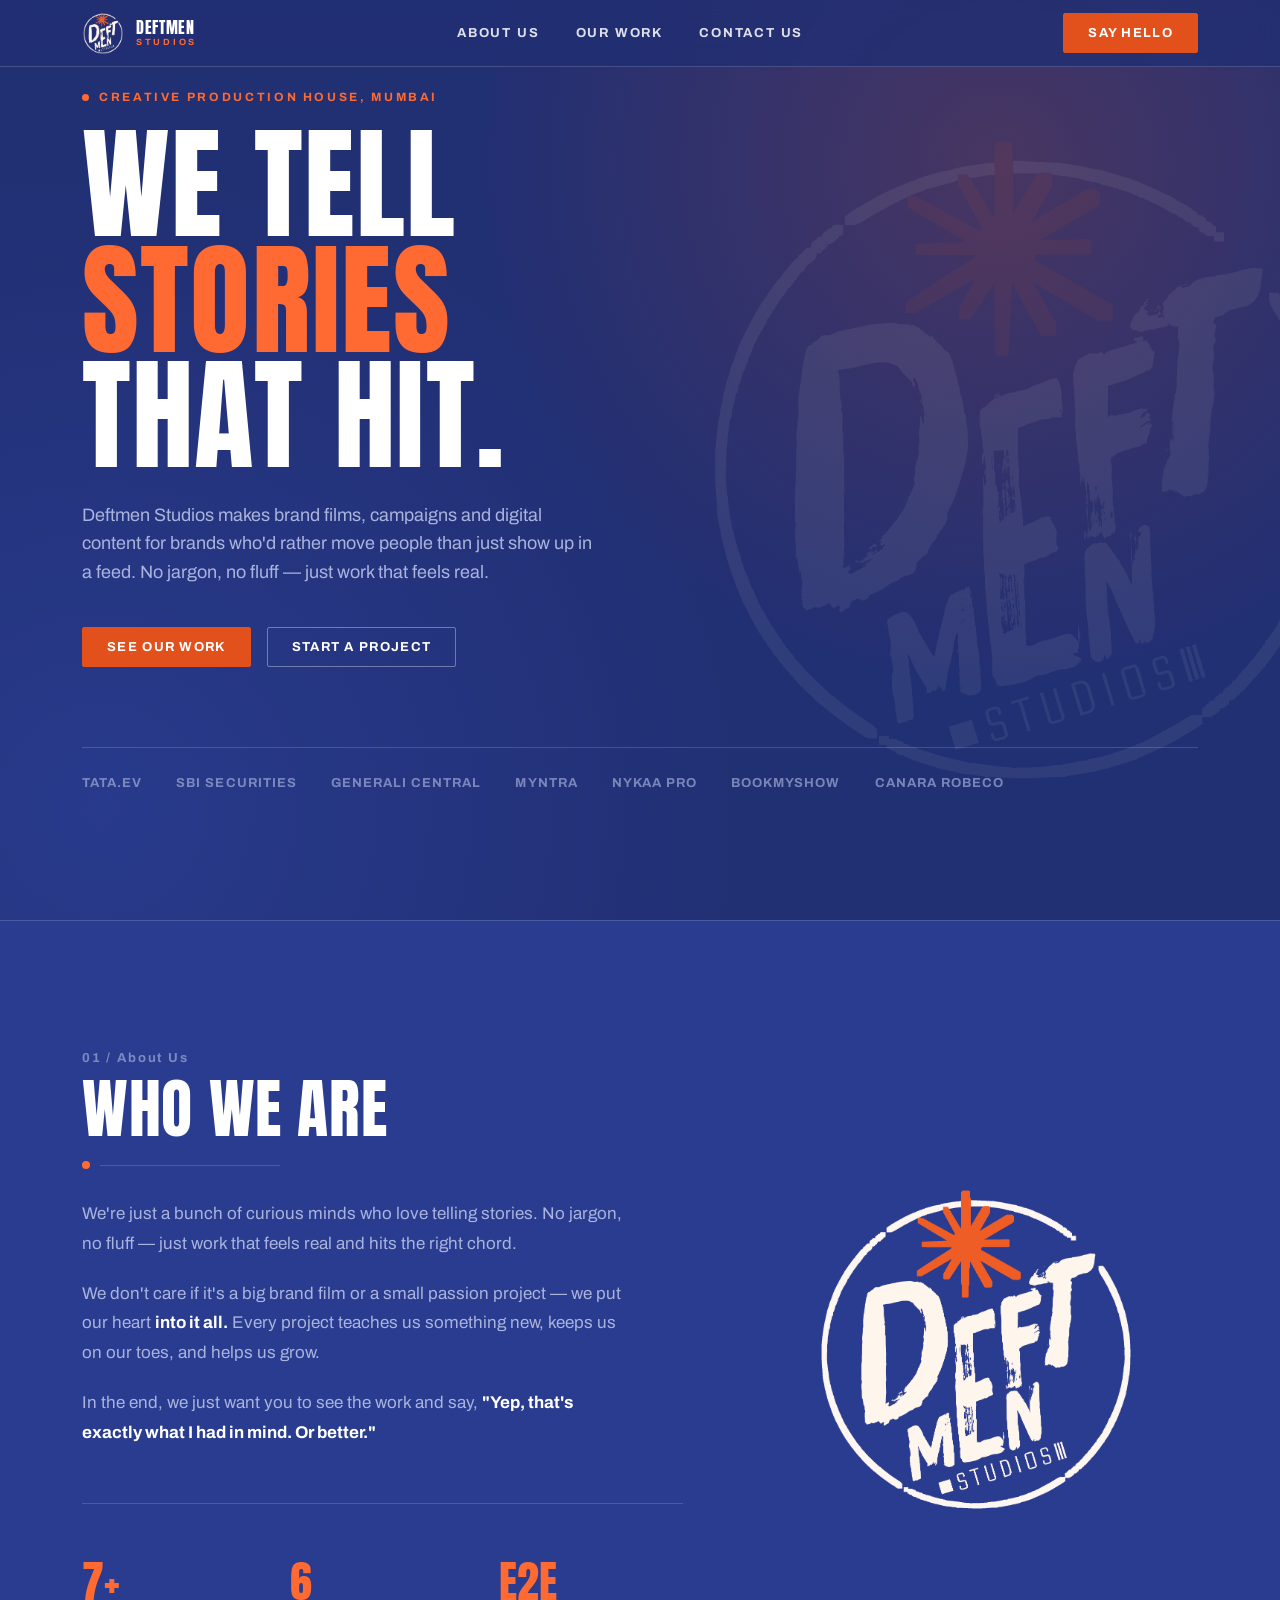
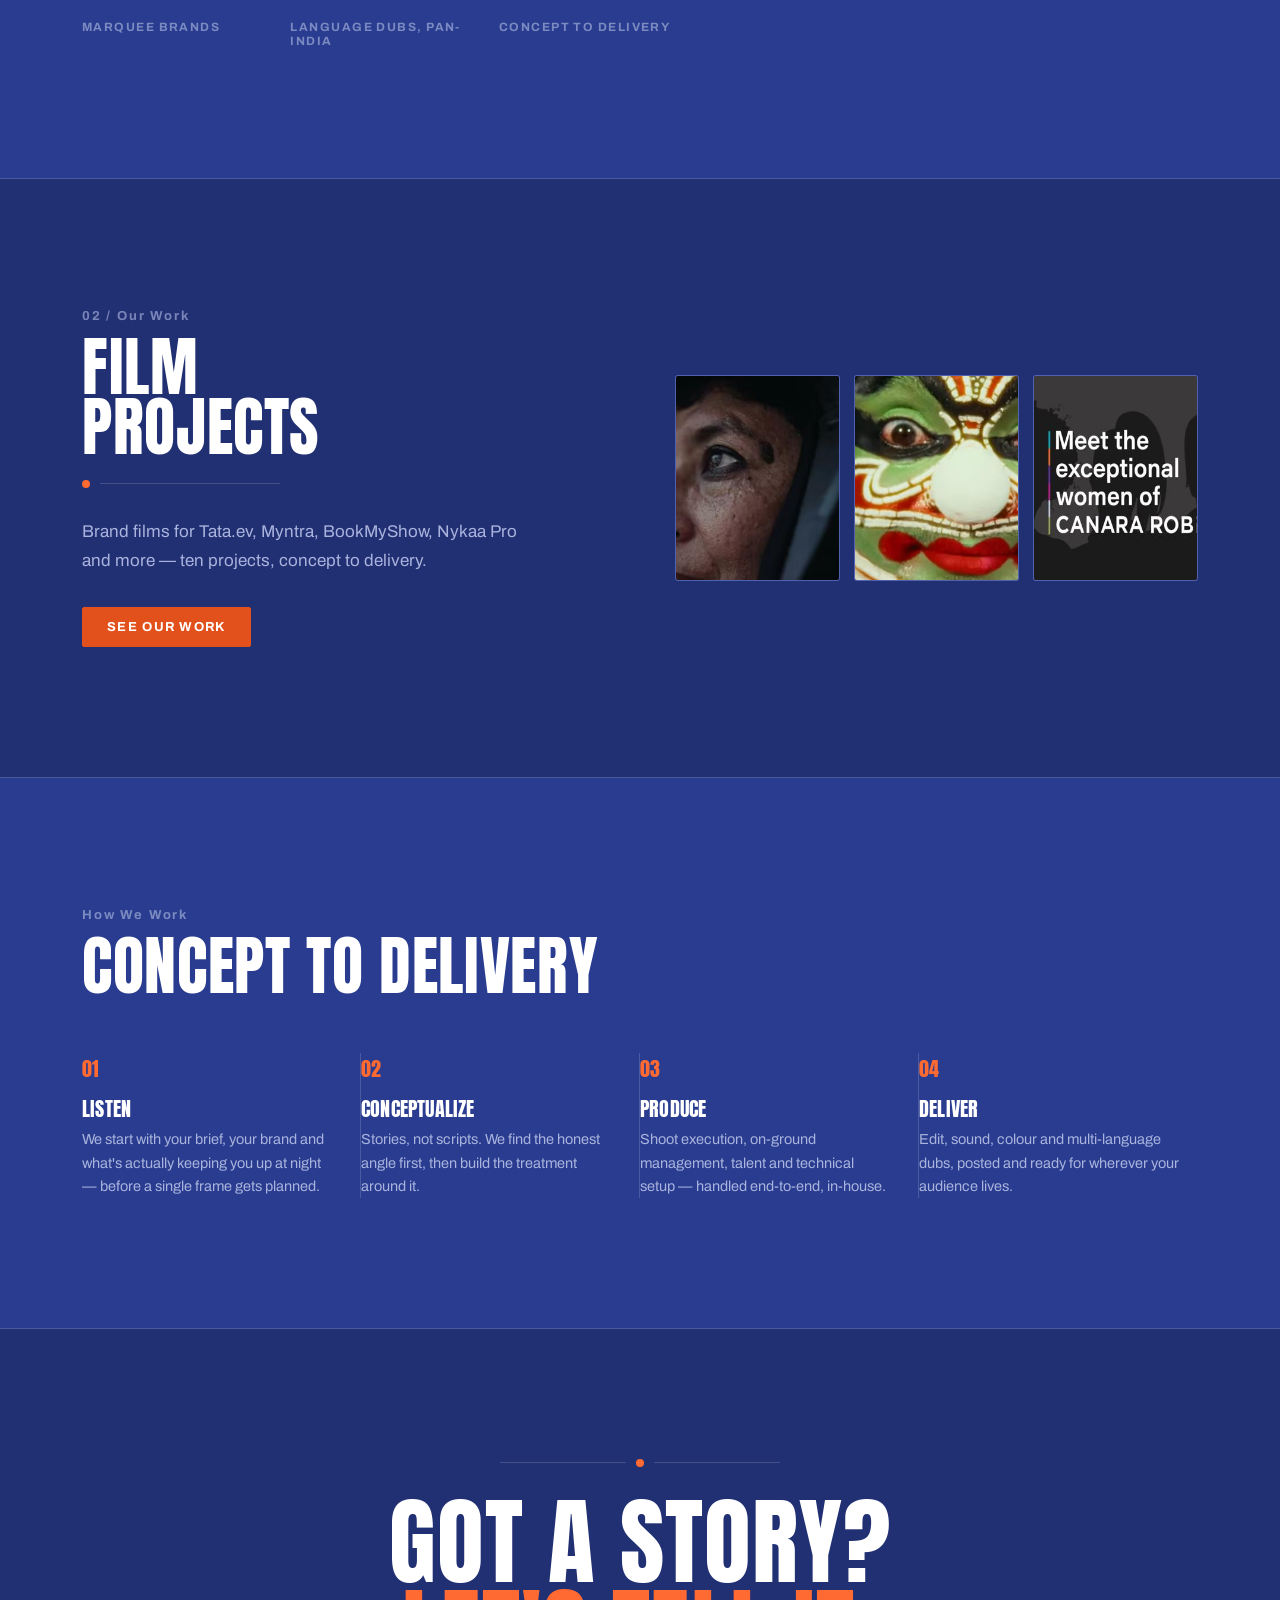
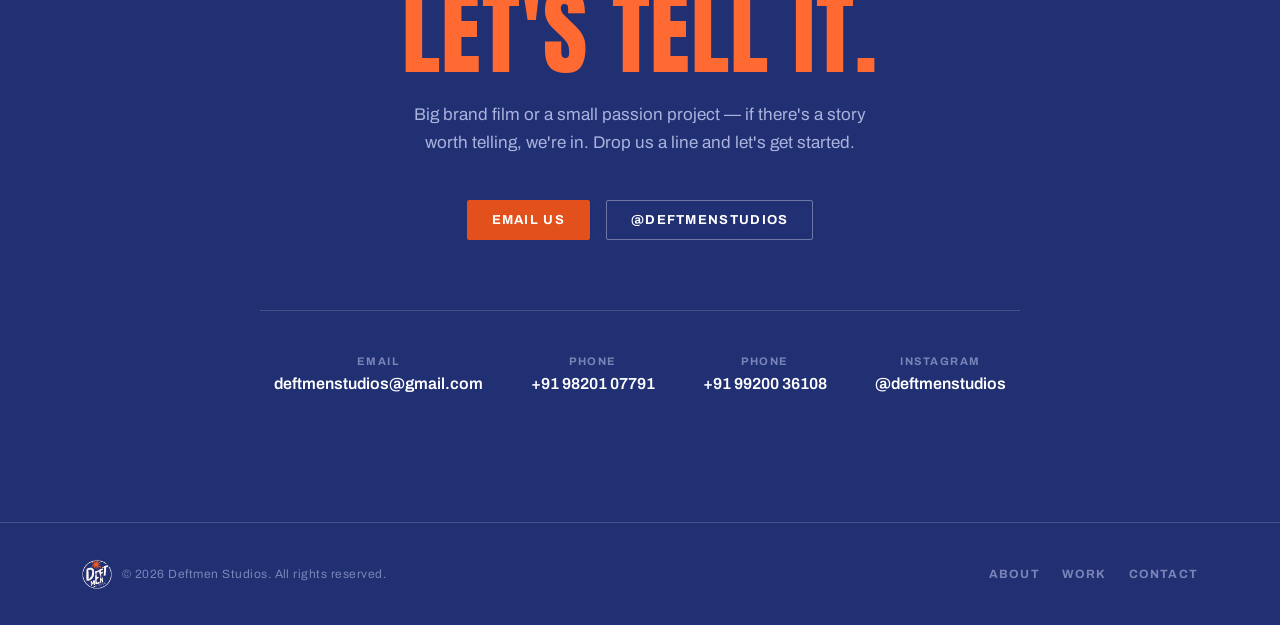
<file: index.html>
<!DOCTYPE html>
<html lang="en">
<head>
<meta charset="UTF-8">
<meta name="viewport" content="width=device-width, initial-scale=1.0">
<title>Deftmen Studios — Creative Production House</title>
<meta name="description" content="Deftmen Studios is a creative production house making brand films, campaigns and digital content that hit the right chord.">
<link rel="icon" type="image/png" sizes="32x32" href="assets/favicon-32.png">
<link rel="icon" type="image/png" sizes="16x16" href="assets/favicon-16.png">
<link rel="apple-touch-icon" sizes="180x180" href="assets/favicon-180.png">
<link rel="preconnect" href="https://fonts.googleapis.com">
<link rel="preconnect" href="https://fonts.gstatic.com" crossorigin>
<link href="https://fonts.googleapis.com/css2?family=Anton&family=Archivo:ital,wght@0,400;0,500;0,600;0,700;0,800;1,400&display=swap" rel="stylesheet">
<link rel="stylesheet" href="assets/styles.css">
</head>
<body>

<!-- ================= NAV ================= -->
<header>
  <div class="nav">
    <a href="#top" class="brand">
      <img class="brand-badge" src="assets/deftmen-logo.png" alt="Deftmen Studios logo">
      <span class="brand-name">DEFTMEN<span>STUDIOS</span></span>
    </a>
    <nav class="links">
      <a href="#about">About Us</a>
      <a href="work.html">Our Work</a>
      <a href="#contact">Contact Us</a>
    </nav>
    <a href="#contact" class="btn">Say Hello</a>
  </div>
</header>

<!-- ================= HERO ================= -->
<section class="hero" id="top">
  <img class="hero-watermark" src="assets/deftmen-logo.png" alt="">
  <div class="wrap hero-inner">
    <div class="eyebrow"><span class="dot"></span>CREATIVE PRODUCTION HOUSE, MUMBAI</div>
    <h1>WE TELL<span class="accent">STORIES</span>THAT HIT.</h1>
    <p class="hero-sub">Deftmen Studios makes brand films, campaigns and digital content for brands who'd rather move people than just show up in a feed. No jargon, no fluff — just work that feels real.</p>
    <div class="hero-actions">
      <a href="work.html" class="btn">See Our Work</a>
      <a href="#contact" class="btn ghost">Start a Project</a>
    </div>
    <div class="hero-clients">
      <span>Tata.ev</span><span>SBI Securities</span><span>Generali Central</span><span>Myntra</span><span>Nykaa Pro</span><span>BookMyShow</span><span>Canara Robeco</span>
    </div>
  </div>
</section>

<!-- ================= ABOUT ================= -->
<section class="about" id="about">
  <div class="wrap">
    <div class="about-grid">
      <div class="about-copy">
        <div class="section-num">01 / About Us</div>
        <h2 class="section-title">Who We Are</h2>
        <div class="rule short" style="margin-bottom:30px;"><div class="dot"></div><div class="line"></div></div>
        <p>We're just a bunch of curious minds who love telling stories. No jargon, no fluff — just work that feels real and hits the right chord.</p>
        <p>We don't care if it's a big brand film or a small passion project — we put our heart <strong>into it all.</strong> Every project teaches us something new, keeps us on our toes, and helps us grow.</p>
        <p>In the end, we just want you to see the work and say, <strong>"Yep, that's exactly what I had in mind. Or better."</strong></p>

        <div class="about-stats">
          <div>
            <div class="stat-num">7+</div>
            <div class="stat-label">Marquee Brands</div>
          </div>
          <div>
            <div class="stat-num">6</div>
            <div class="stat-label">Language Dubs, Pan-India</div>
          </div>
          <div>
            <div class="stat-num">E2E</div>
            <div class="stat-label">Concept To Delivery</div>
          </div>
        </div>
      </div>

      <div class="about-visual">
        <img class="about-badge" src="assets/deftmen-logo.png" alt="Deftmen Studios circular badge logo">
      </div>
    </div>
  </div>
</section>

<!-- ================= WORK TEASER ================= -->
<section class="work-teaser" id="work">
  <div class="wrap">
    <div class="work-teaser-grid">
      <div class="work-teaser-copy">
        <div class="section-num">02 / Our Work</div>
        <h2 class="section-title">Film<br>Projects</h2>
        <div class="rule short" style="margin-bottom:30px;"><div class="dot"></div><div class="line"></div></div>
        <p>Brand films for Tata.ev, Myntra, BookMyShow, Nykaa Pro and more — ten projects, concept to delivery.</p>
        <a href="work.html" class="btn">See Our Work</a>
      </div>
      <div class="work-preview-strip">
        <a href="work.html"><img src="assets/work/04-tata-mothers-day.jpg" alt="Tata.ev Mother's Day Film"></a>
        <a href="work.html"><img src="assets/work/07-sbi-dussehra.jpg" alt="SBI Securities Dussehra Kathakali Film"></a>
        <a href="work.html"><img src="assets/work/11-canara-womens-day.jpg" alt="Canara Robeco Women's Day Film"></a>
      </div>
    </div>
  </div>
</section>

<!-- ================= PROCESS ================= -->
<section class="process">
  <div class="wrap">
    <div class="section-num">How We Work</div>
    <h2 class="section-title" style="margin-bottom:56px;">Concept To Delivery</h2>
    <div class="process-grid">
      <div class="process-item">
        <div class="num">01</div>
        <h3>Listen</h3>
        <p>We start with your brief, your brand and what's actually keeping you up at night — before a single frame gets planned.</p>
      </div>
      <div class="process-item">
        <div class="num">02</div>
        <h3>Conceptualize</h3>
        <p>Stories, not scripts. We find the honest angle first, then build the treatment around it.</p>
      </div>
      <div class="process-item">
        <div class="num">03</div>
        <h3>Produce</h3>
        <p>Shoot execution, on-ground management, talent and technical setup — handled end-to-end, in-house.</p>
      </div>
      <div class="process-item">
        <div class="num">04</div>
        <h3>Deliver</h3>
        <p>Edit, sound, colour and multi-language dubs, posted and ready for wherever your audience lives.</p>
      </div>
    </div>
  </div>
</section>

<!-- ================= CONTACT ================= -->
<section id="contact" class="contact">
  <div class="wrap">
    <div class="rule"><div class="line"></div><div class="dot"></div><div class="line"></div></div>
    <h2>GOT A STORY?<br><span class="accent">LET'S TELL IT.</span></h2>
    <p class="contact-sub">Big brand film or a small passion project — if there's a story worth telling, we're in. Drop us a line and let's get started.</p>
    <div class="contact-actions">
      <a href="mailto:deftmenstudios@gmail.com" class="btn">Email Us</a>
      <a href="https://www.instagram.com/deftmenstudios/" target="_blank" rel="noopener" class="btn ghost">@deftmenstudios</a>
    </div>

    <div class="contact-details">
      <div>
        <div class="contact-detail-label">Email</div>
        <div class="contact-detail-value"><a href="mailto:deftmenstudios@gmail.com">deftmenstudios@gmail.com</a></div>
      </div>
      <div>
        <div class="contact-detail-label">Phone</div>
        <div class="contact-detail-value"><a href="tel:+919820107791">+91 98201 07791</a></div>
      </div>
      <div>
        <div class="contact-detail-label">Phone</div>
        <div class="contact-detail-value"><a href="tel:+919920036108">+91 99200 36108</a></div>
      </div>
      <div>
        <div class="contact-detail-label">Instagram</div>
        <div class="contact-detail-value"><a href="https://www.instagram.com/deftmenstudios/" target="_blank" rel="noopener">@deftmenstudios</a></div>
      </div>
    </div>
  </div>
</section>

<!-- ================= FOOTER ================= -->
<footer>
  <div class="wrap footer-inner">
    <div class="footer-brand">
      <img src="assets/deftmen-logo.png" alt="Deftmen Studios logo">
      <div class="footer-copy">© 2026 Deftmen Studios. All rights reserved.</div>
    </div>
    <div class="footer-social">
      <a href="#about">About</a>
      <a href="work.html">Work</a>
      <a href="#contact">Contact</a>
    </div>
  </div>
</footer>

</body>
</html>
</file>
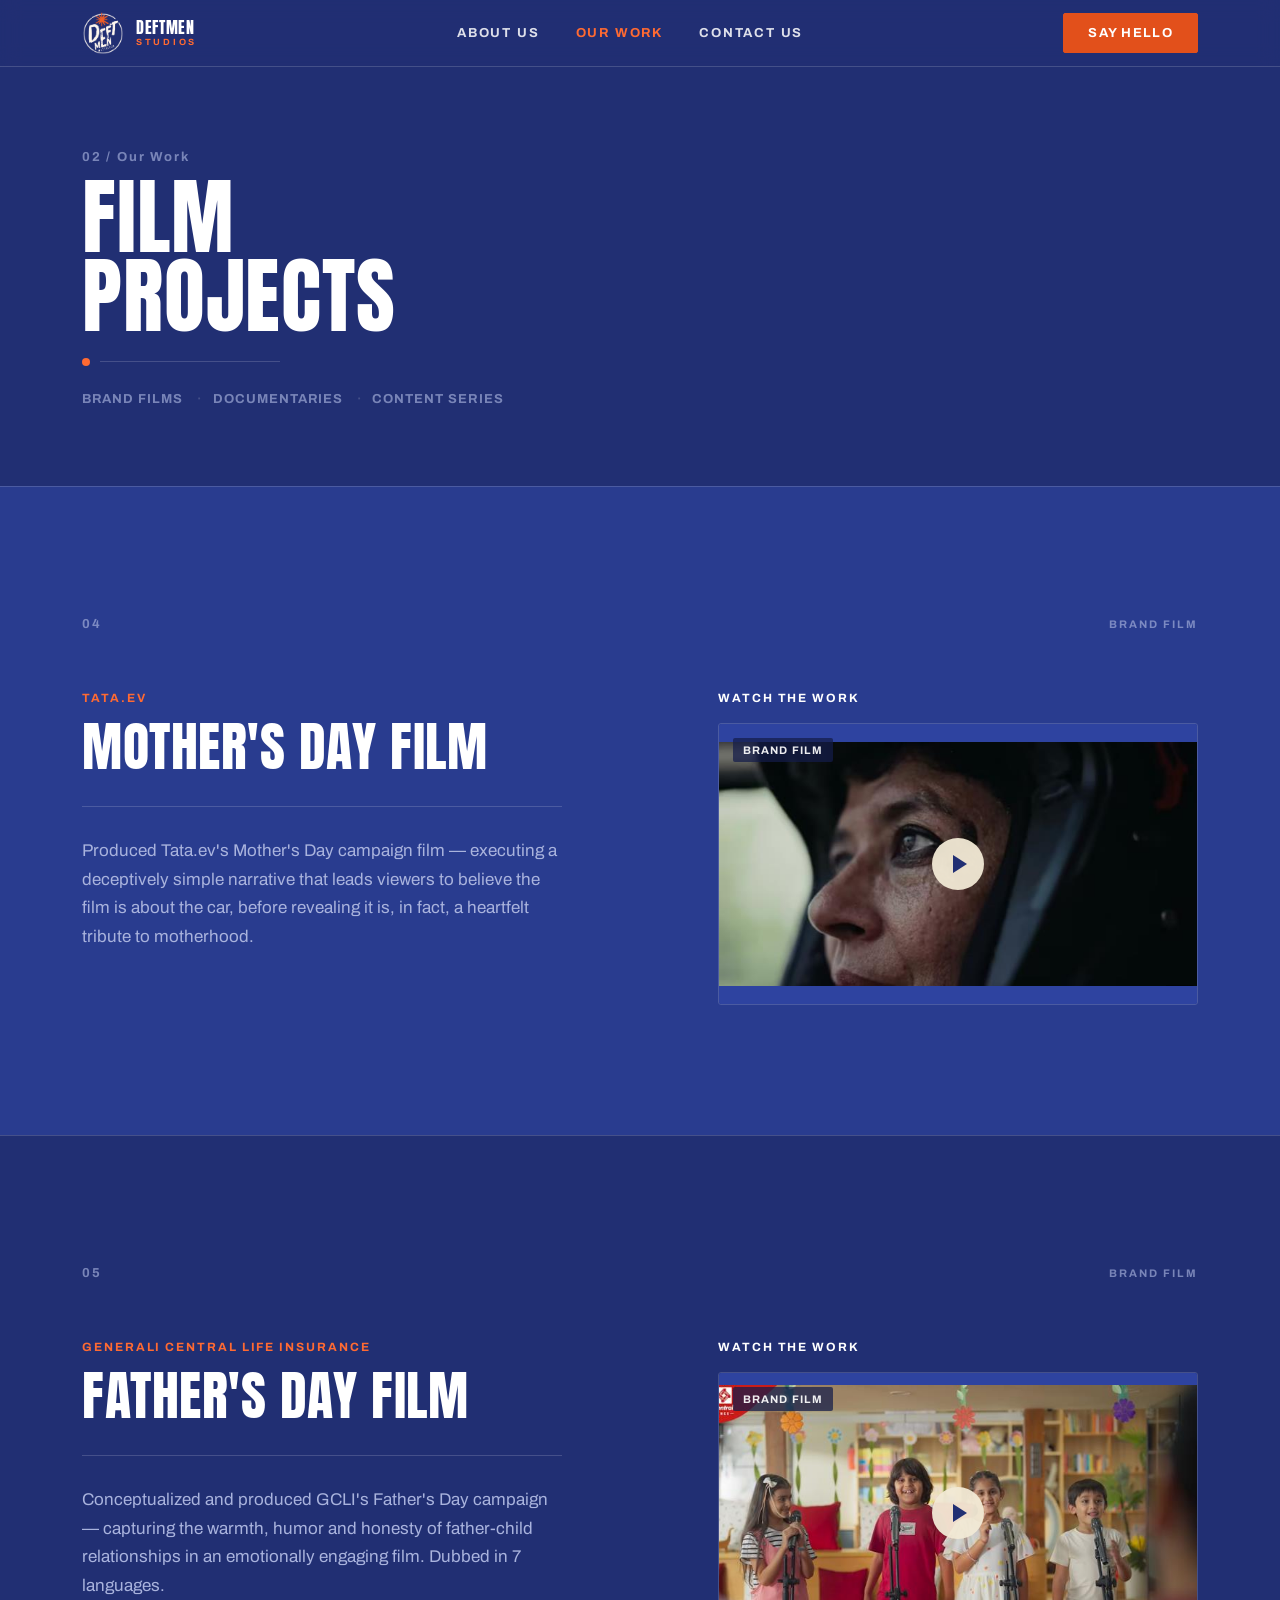
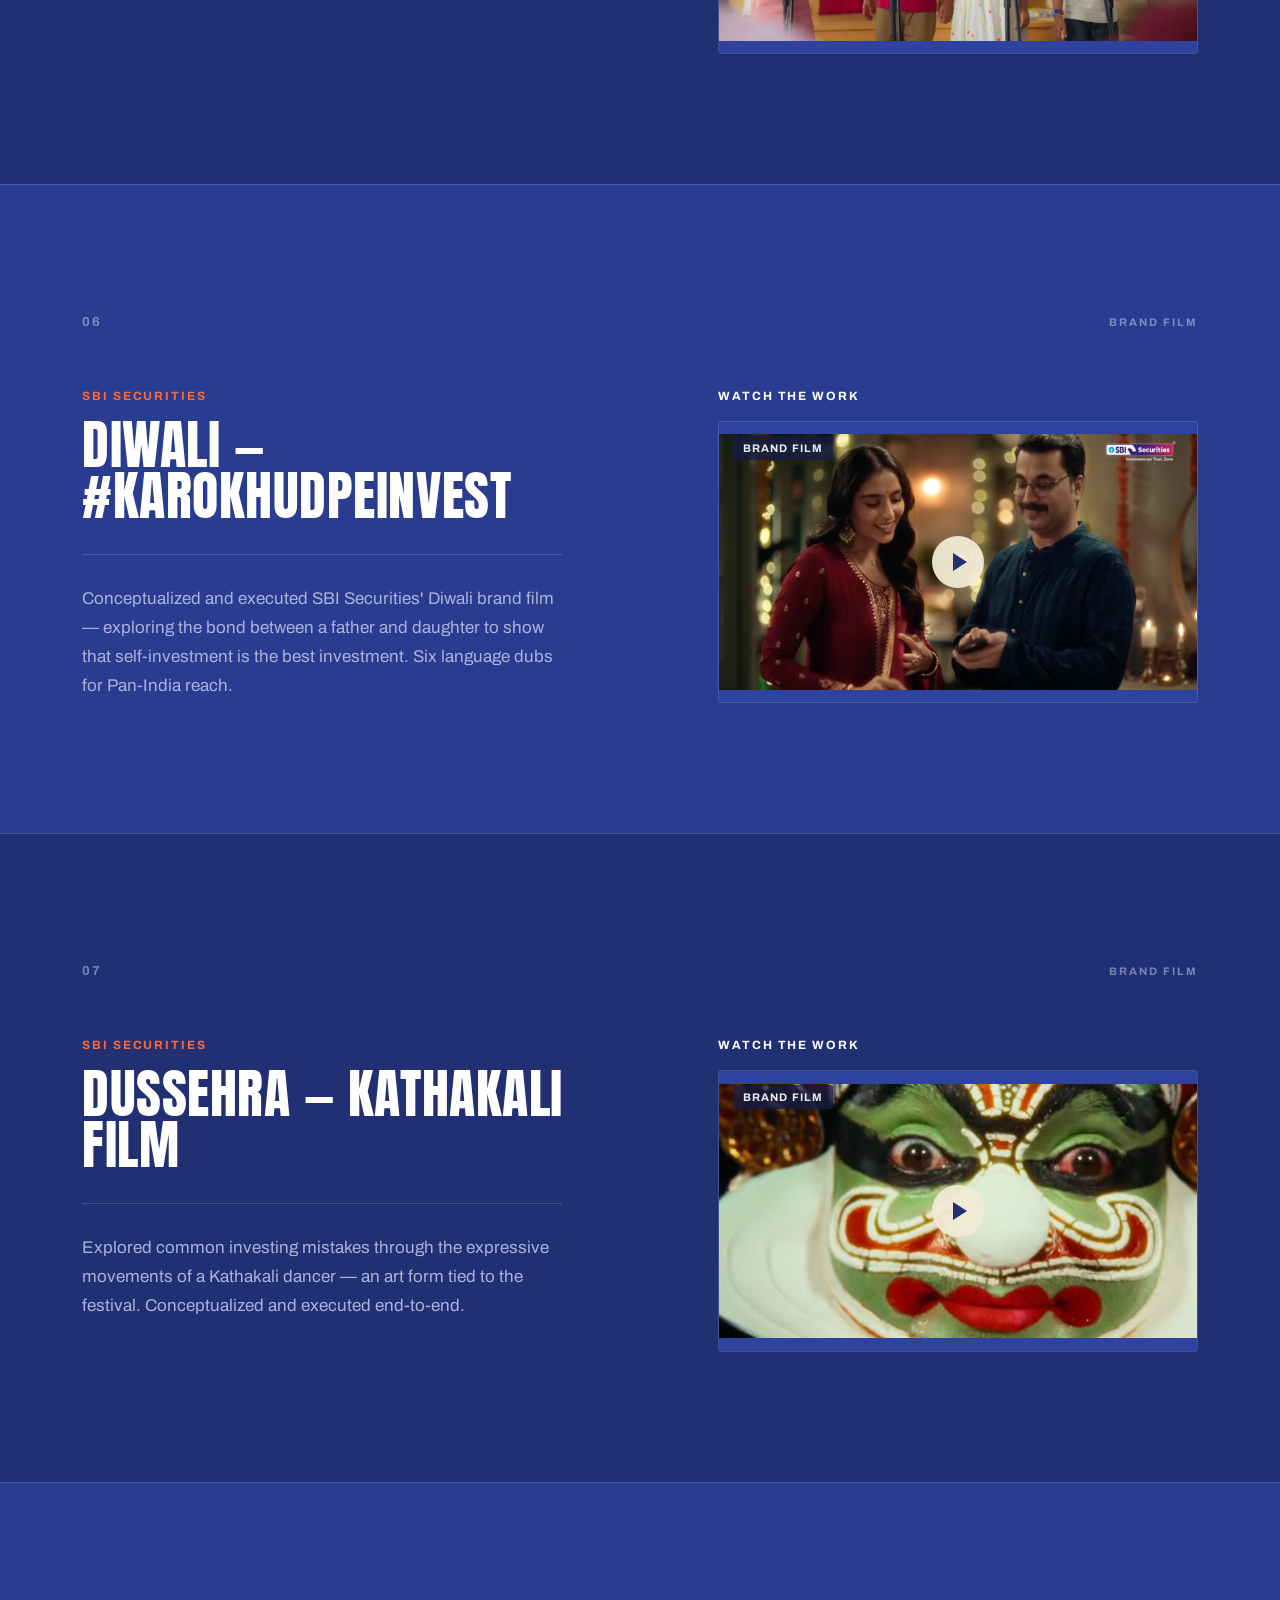
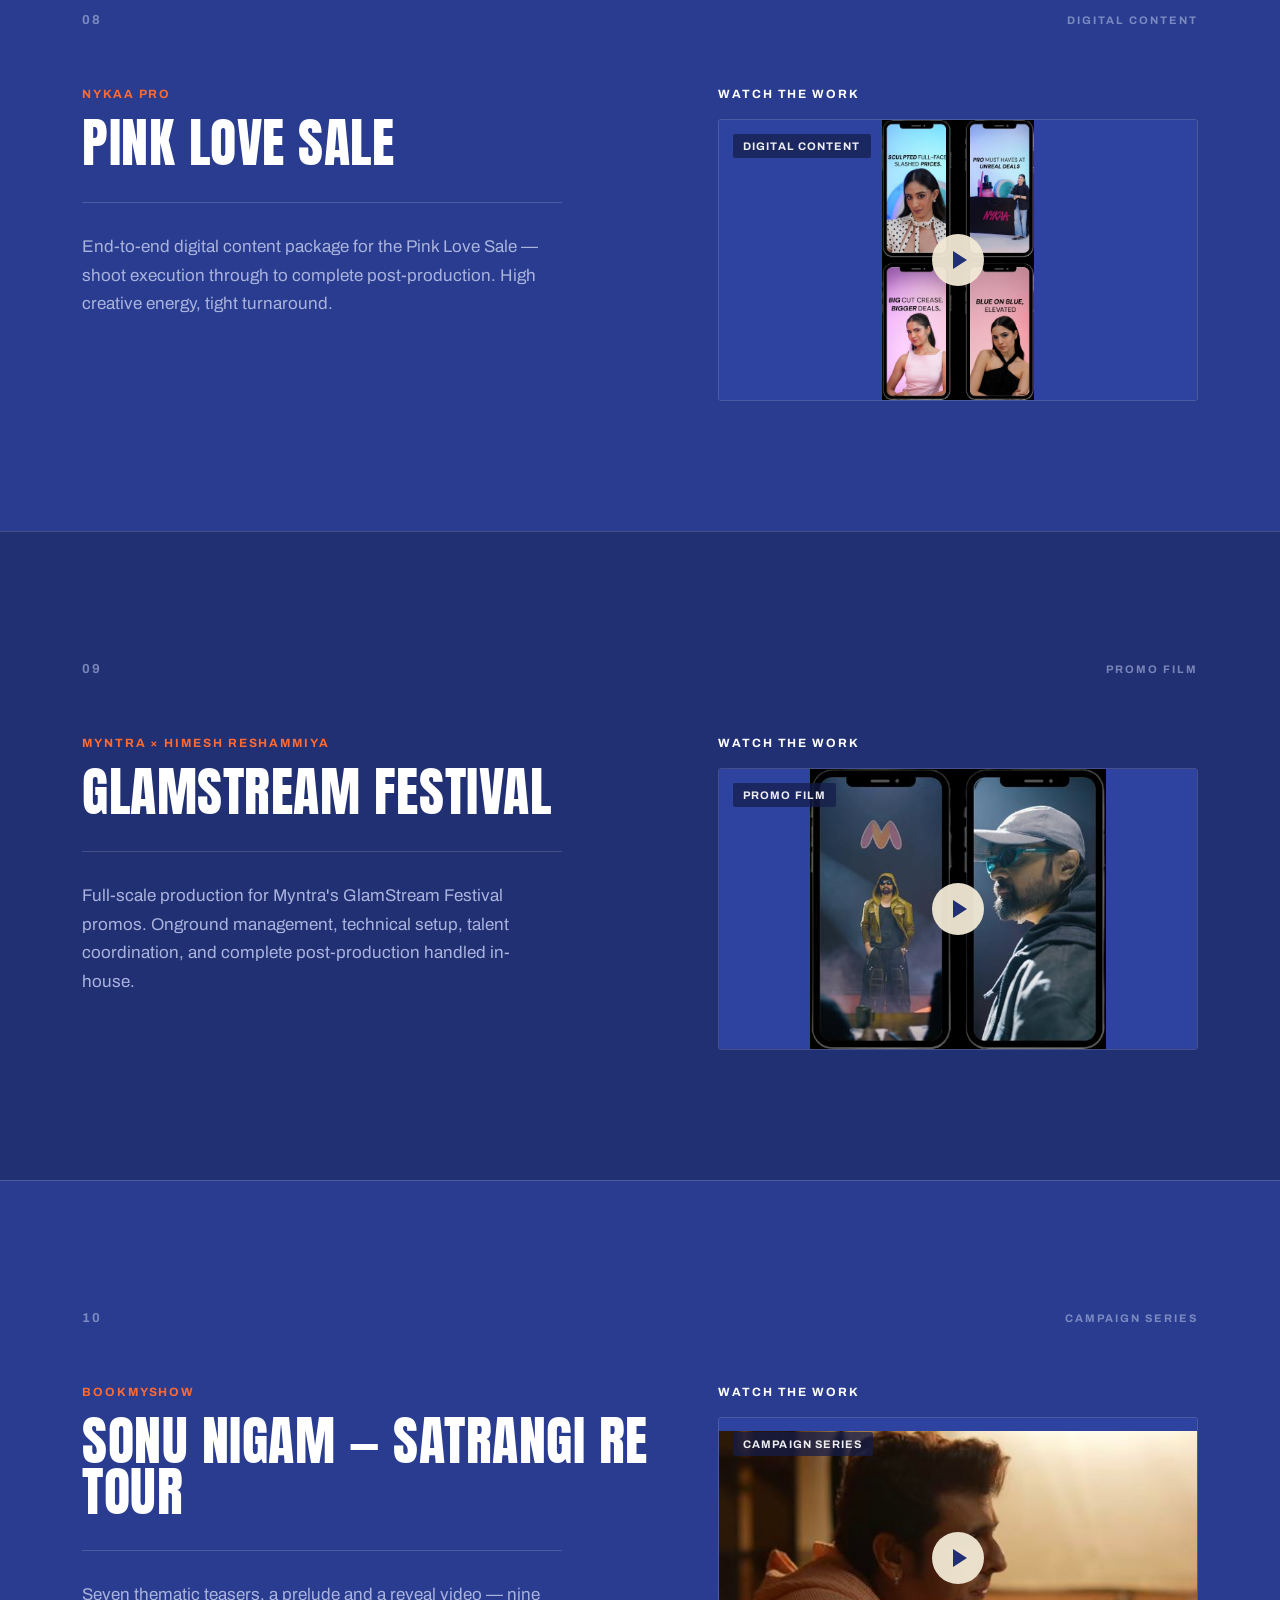
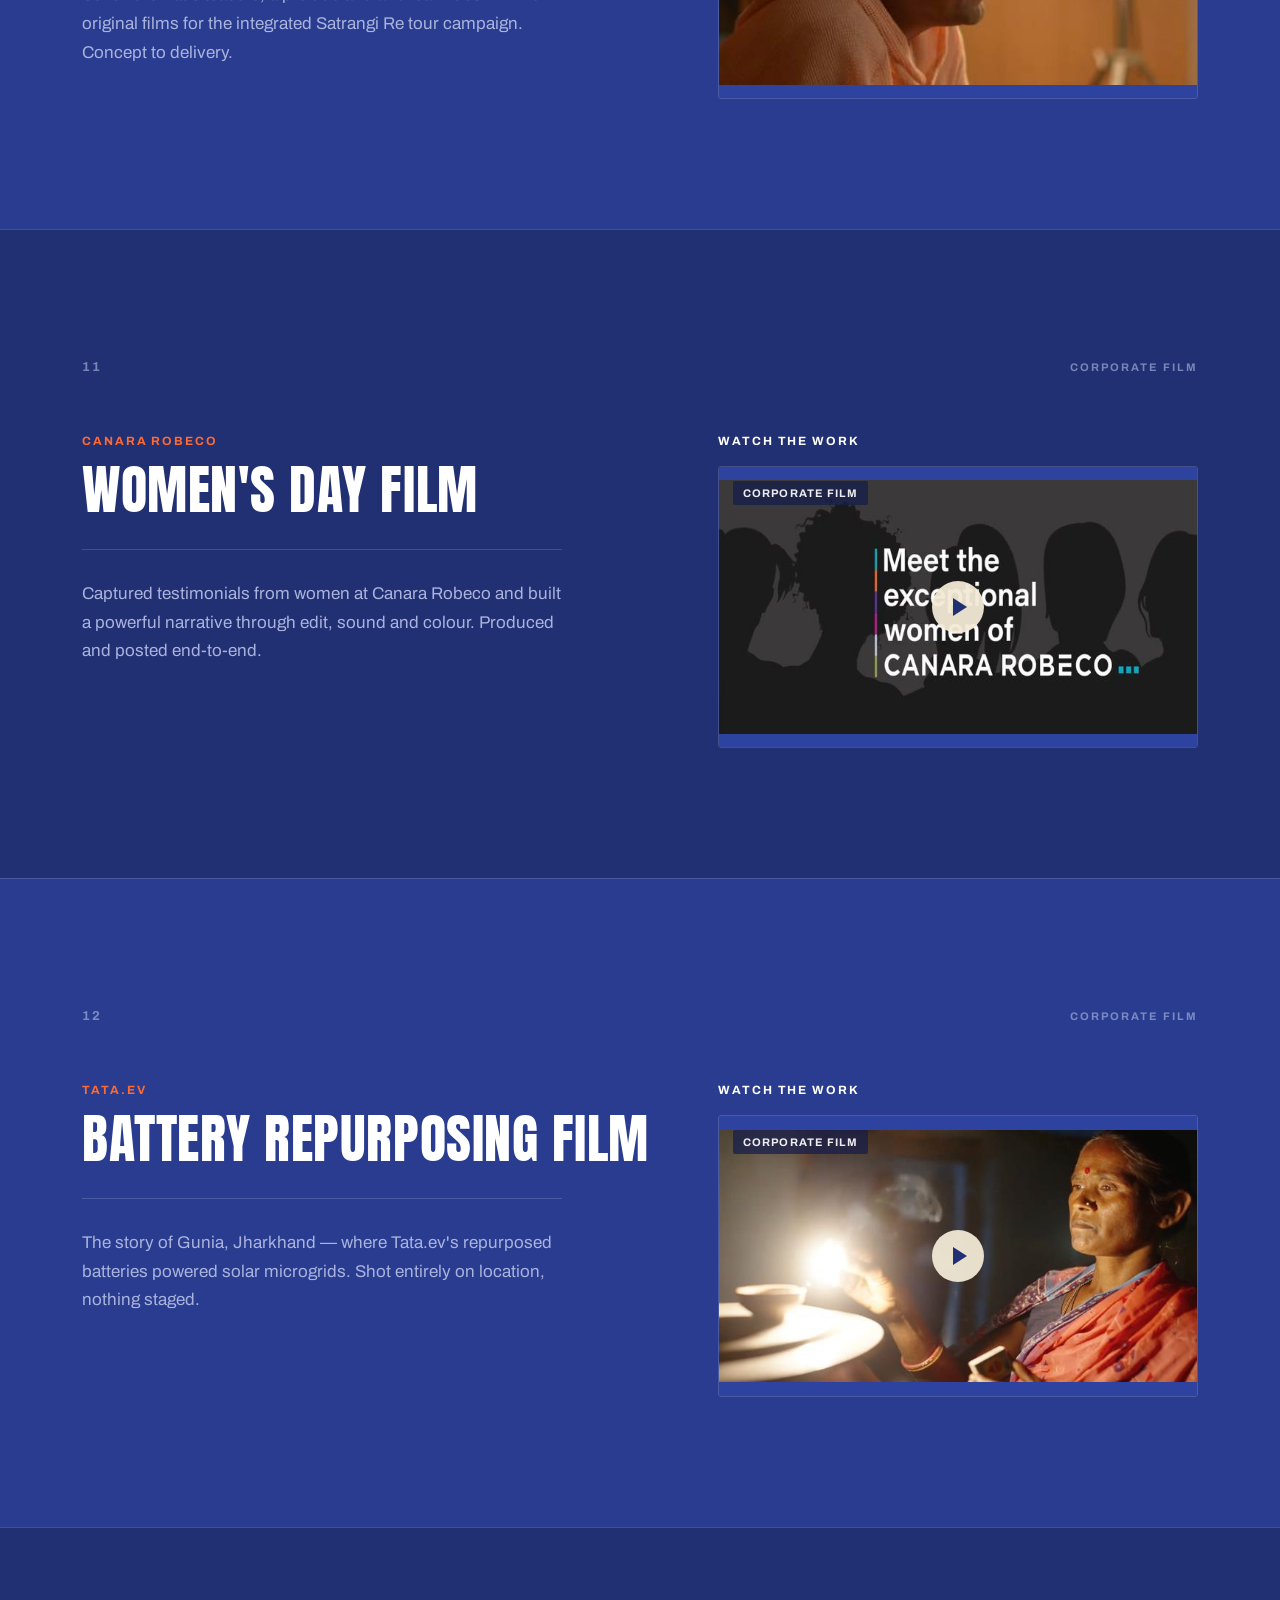
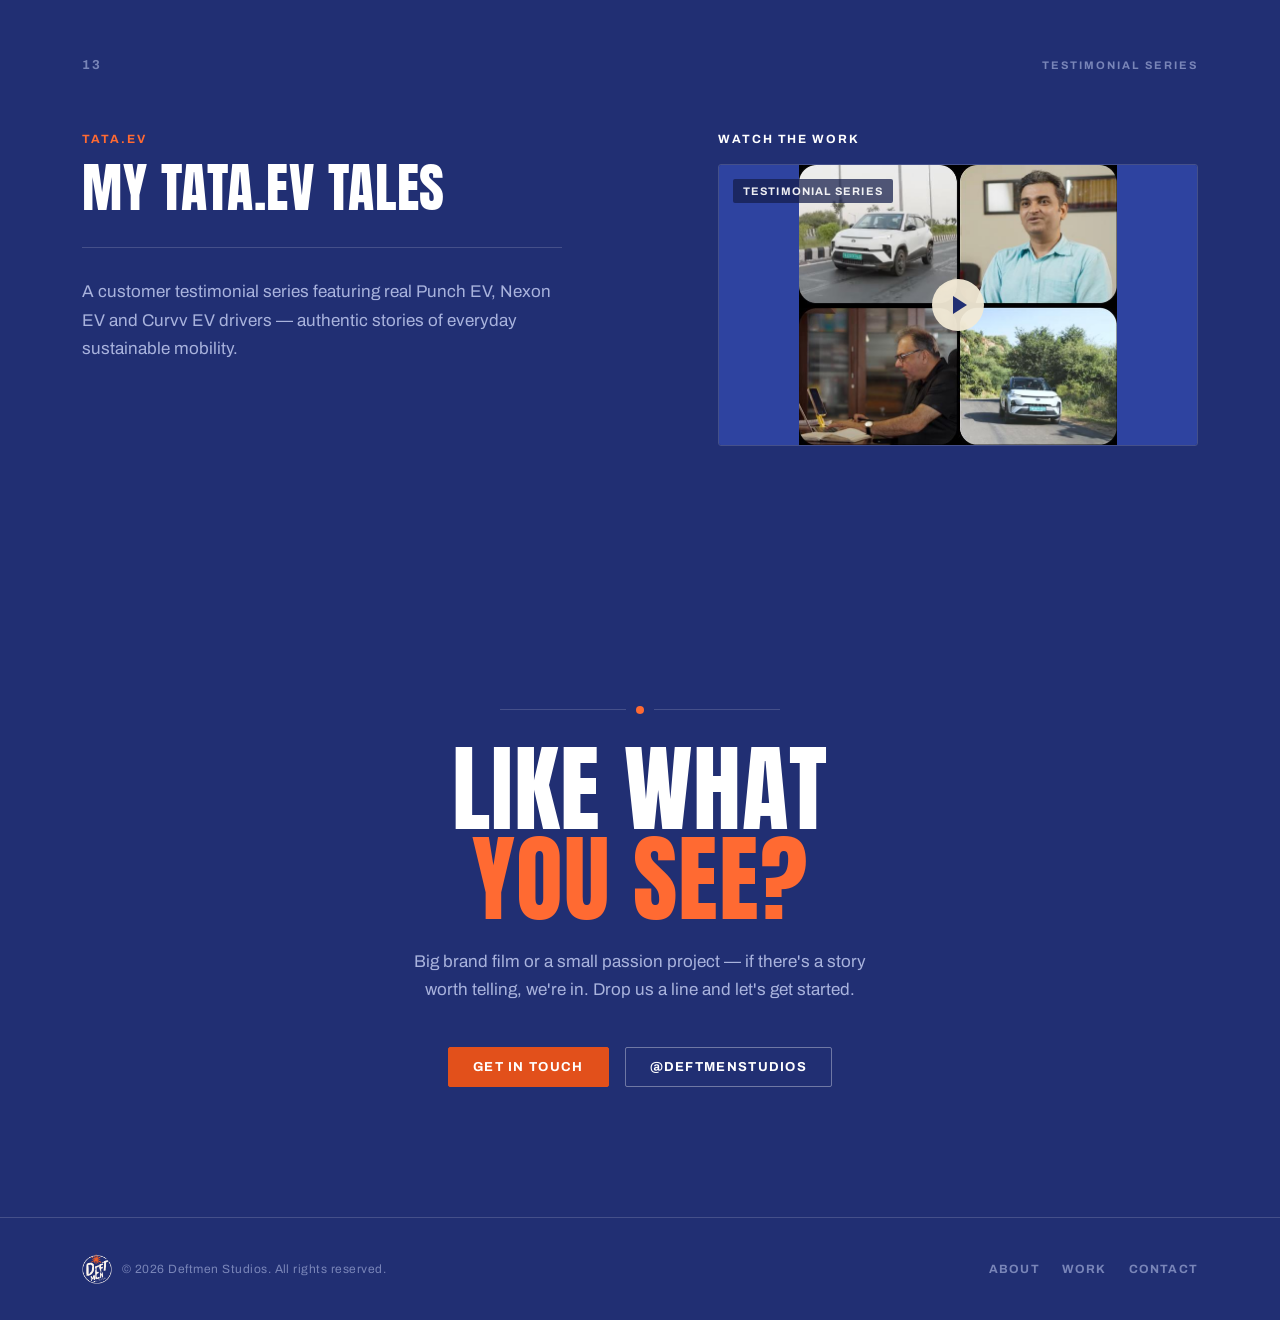
<file: work.html>
<!DOCTYPE html>
<html lang="en">
<head>
<meta charset="UTF-8">
<meta name="viewport" content="width=device-width, initial-scale=1.0">
<title>Our Work — Deftmen Studios</title>
<meta name="description" content="Brand films, campaigns and digital content by Deftmen Studios for Tata.ev, Myntra, BookMyShow, Nykaa Pro, SBI Securities and more.">
<link rel="icon" type="image/png" sizes="32x32" href="assets/favicon-32.png">
<link rel="icon" type="image/png" sizes="16x16" href="assets/favicon-16.png">
<link rel="apple-touch-icon" sizes="180x180" href="assets/favicon-180.png">
<link rel="preconnect" href="https://fonts.googleapis.com">
<link rel="preconnect" href="https://fonts.gstatic.com" crossorigin>
<link href="https://fonts.googleapis.com/css2?family=Anton&family=Archivo:ital,wght@0,400;0,500;0,600;0,700;0,800;1,400&display=swap" rel="stylesheet">
<link rel="stylesheet" href="assets/styles.css">
</head>
<body>

<!-- ================= NAV ================= -->
<header>
  <div class="nav">
    <a href="index.html#top" class="brand">
      <img class="brand-badge" src="assets/deftmen-logo.png" alt="Deftmen Studios logo">
      <span class="brand-name">DEFTMEN<span>STUDIOS</span></span>
    </a>
    <nav class="links">
      <a href="index.html#about">About Us</a>
      <a href="work.html" class="active">Our Work</a>
      <a href="index.html#contact">Contact Us</a>
    </nav>
    <a href="index.html#contact" class="btn">Say Hello</a>
  </div>
</header>

<!-- ================= WORK INTRO ================= -->
<section class="work-intro" id="top" style="padding-top:150px;">
  <div class="wrap">
    <div class="section-num">02 / Our Work</div>
    <h2 class="section-title">Film<br>Projects</h2>
    <div class="rule short"><div class="dot"></div><div class="line"></div></div>
    <div class="work-intro-tags">
      <span>Brand films</span><span>Documentaries</span><span>Content series</span>
    </div>
  </div>
</section>

<!-- ================= PROJECT 04 — Tata.ev Mother's Day Film ================= -->
<section class="project bg-a">
  <div class="wrap">
    <div class="project-top">
      <div class="project-num">04</div>
      <div class="project-tag">Brand Film</div>
    </div>
    <div class="project-grid">
      <div>
        <div class="project-client">Tata.ev</div>
        <h3 class="project-title">Mother's Day Film</h3>
        <p class="project-desc">Produced Tata.ev's Mother's Day campaign film — executing a deceptively simple narrative that leads viewers to believe the film is about the car, before revealing it is, in fact, a heartfelt tribute to motherhood.</p>
      </div>
      <div>
        <span class="project-watch-label">Watch the Work</span>
        <a class="project-thumb-link" href="https://www.instagram.com/deftmenstudios/" target="_blank" rel="noopener">
          <div class="project-thumb">
            <span class="project-thumb-tag">Brand Film</span>
            <img src="assets/work/04-tata-mothers-day.jpg" alt="Tata.ev Mother's Day Film still" loading="lazy">
            <div class="play"></div>
          </div>
        </a>
      </div>
    </div>
  </div>
</section>

<!-- ================= PROJECT 05 — Generali Central Father's Day Film ================= -->
<section class="project bg-b">
  <div class="wrap">
    <div class="project-top">
      <div class="project-num">05</div>
      <div class="project-tag">Brand Film</div>
    </div>
    <div class="project-grid">
      <div>
        <div class="project-client">Generali Central Life Insurance</div>
        <h3 class="project-title">Father's Day Film</h3>
        <p class="project-desc">Conceptualized and produced GCLI's Father's Day campaign — capturing the warmth, humor and honesty of father-child relationships in an emotionally engaging film. Dubbed in 7 languages.</p>
      </div>
      <div>
        <span class="project-watch-label">Watch the Work</span>
        <a class="project-thumb-link" href="https://www.instagram.com/deftmenstudios/" target="_blank" rel="noopener">
          <div class="project-thumb">
            <span class="project-thumb-tag">Brand Film</span>
            <img src="assets/work/05-generali-fathers-day.jpg" alt="Generali Central Father's Day Film still" loading="lazy">
            <div class="play"></div>
          </div>
        </a>
      </div>
    </div>
  </div>
</section>

<!-- ================= PROJECT 06 — SBI Securities Diwali ================= -->
<section class="project bg-a">
  <div class="wrap">
    <div class="project-top">
      <div class="project-num">06</div>
      <div class="project-tag">Brand Film</div>
    </div>
    <div class="project-grid">
      <div>
        <div class="project-client">SBI Securities</div>
        <h3 class="project-title">Diwali — #KaroKhudPeInvest</h3>
        <p class="project-desc">Conceptualized and executed SBI Securities' Diwali brand film — exploring the bond between a father and daughter to show that self-investment is the best investment. Six language dubs for Pan-India reach.</p>
      </div>
      <div>
        <span class="project-watch-label">Watch the Work</span>
        <a class="project-thumb-link" href="https://www.instagram.com/deftmenstudios/" target="_blank" rel="noopener">
          <div class="project-thumb">
            <span class="project-thumb-tag">Brand Film</span>
            <img src="assets/work/06-sbi-diwali.jpg" alt="SBI Securities Diwali Film still" loading="lazy">
            <div class="play"></div>
          </div>
        </a>
      </div>
    </div>
  </div>
</section>

<!-- ================= PROJECT 07 — SBI Securities Dussehra ================= -->
<section class="project bg-b">
  <div class="wrap">
    <div class="project-top">
      <div class="project-num">07</div>
      <div class="project-tag">Brand Film</div>
    </div>
    <div class="project-grid">
      <div>
        <div class="project-client">SBI Securities</div>
        <h3 class="project-title">Dussehra — Kathakali Film</h3>
        <p class="project-desc">Explored common investing mistakes through the expressive movements of a Kathakali dancer — an art form tied to the festival. Conceptualized and executed end-to-end.</p>
      </div>
      <div>
        <span class="project-watch-label">Watch the Work</span>
        <a class="project-thumb-link" href="https://www.instagram.com/deftmenstudios/" target="_blank" rel="noopener">
          <div class="project-thumb">
            <span class="project-thumb-tag">Brand Film</span>
            <img src="assets/work/07-sbi-dussehra.jpg" alt="SBI Securities Dussehra Kathakali Film still" loading="lazy">
            <div class="play"></div>
          </div>
        </a>
      </div>
    </div>
  </div>
</section>

<!-- ================= PROJECT 08 — Nykaa Pro Pink Love Sale ================= -->
<section class="project bg-a">
  <div class="wrap">
    <div class="project-top">
      <div class="project-num">08</div>
      <div class="project-tag">Digital Content</div>
    </div>
    <div class="project-grid">
      <div>
        <div class="project-client">Nykaa Pro</div>
        <h3 class="project-title">Pink Love Sale</h3>
        <p class="project-desc">End-to-end digital content package for the Pink Love Sale — shoot execution through to complete post-production. High creative energy, tight turnaround.</p>
      </div>
      <div>
        <span class="project-watch-label">Watch the Work</span>
        <a class="project-thumb-link" href="https://www.instagram.com/deftmenstudios/" target="_blank" rel="noopener">
          <div class="project-thumb">
            <span class="project-thumb-tag">Digital Content</span>
            <img src="assets/work/08-nykaa-pink-love.jpg" alt="Nykaa Pro Pink Love Sale content still" loading="lazy">
            <div class="play"></div>
          </div>
        </a>
      </div>
    </div>
  </div>
</section>

<!-- ================= PROJECT 09 — Myntra x Himesh Reshammiya ================= -->
<section class="project bg-b">
  <div class="wrap">
    <div class="project-top">
      <div class="project-num">09</div>
      <div class="project-tag">Promo Film</div>
    </div>
    <div class="project-grid">
      <div>
        <div class="project-client">Myntra × Himesh Reshammiya</div>
        <h3 class="project-title">GlamStream Festival</h3>
        <p class="project-desc">Full-scale production for Myntra's GlamStream Festival promos. Onground management, technical setup, talent coordination, and complete post-production handled in-house.</p>
      </div>
      <div>
        <span class="project-watch-label">Watch the Work</span>
        <a class="project-thumb-link" href="https://www.instagram.com/deftmenstudios/" target="_blank" rel="noopener">
          <div class="project-thumb">
            <span class="project-thumb-tag">Promo Film</span>
            <img src="assets/work/09-myntra-glamstream.jpg" alt="Myntra GlamStream Festival still" loading="lazy">
            <div class="play"></div>
          </div>
        </a>
      </div>
    </div>
  </div>
</section>

<!-- ================= PROJECT 10 — BookMyShow Sonu Nigam ================= -->
<section class="project bg-a">
  <div class="wrap">
    <div class="project-top">
      <div class="project-num">10</div>
      <div class="project-tag">Campaign Series</div>
    </div>
    <div class="project-grid">
      <div>
        <div class="project-client">BookMyShow</div>
        <h3 class="project-title">Sonu Nigam — Satrangi Re Tour</h3>
        <p class="project-desc">Seven thematic teasers, a prelude and a reveal video — nine original films for the integrated Satrangi Re tour campaign. Concept to delivery.</p>
      </div>
      <div>
        <span class="project-watch-label">Watch the Work</span>
        <a class="project-thumb-link" href="https://www.instagram.com/deftmenstudios/" target="_blank" rel="noopener">
          <div class="project-thumb">
            <span class="project-thumb-tag">Campaign Series</span>
            <img src="assets/work/10-bookmyshow-sonu-nigam.jpg" alt="BookMyShow Sonu Nigam Satrangi Re Tour still" loading="lazy">
            <div class="play"></div>
          </div>
        </a>
      </div>
    </div>
  </div>
</section>

<!-- ================= PROJECT 11 — Canara Robeco Women's Day ================= -->
<section class="project bg-b">
  <div class="wrap">
    <div class="project-top">
      <div class="project-num">11</div>
      <div class="project-tag">Corporate Film</div>
    </div>
    <div class="project-grid">
      <div>
        <div class="project-client">Canara Robeco</div>
        <h3 class="project-title">Women's Day Film</h3>
        <p class="project-desc">Captured testimonials from women at Canara Robeco and built a powerful narrative through edit, sound and colour. Produced and posted end-to-end.</p>
      </div>
      <div>
        <span class="project-watch-label">Watch the Work</span>
        <a class="project-thumb-link" href="https://www.instagram.com/reel/DILjeXpi_T3/" target="_blank" rel="noopener">
          <div class="project-thumb">
            <span class="project-thumb-tag">Corporate Film</span>
            <img src="assets/work/11-canara-womens-day.jpg" alt="Canara Robeco Women's Day Film still" loading="lazy">
            <div class="play"></div>
          </div>
        </a>
      </div>
    </div>
  </div>
</section>

<!-- ================= PROJECT 12 — Tata.ev Battery Repurposing ================= -->
<section class="project bg-a">
  <div class="wrap">
    <div class="project-top">
      <div class="project-num">12</div>
      <div class="project-tag">Corporate Film</div>
    </div>
    <div class="project-grid">
      <div>
        <div class="project-client">Tata.ev</div>
        <h3 class="project-title">Battery Repurposing Film</h3>
        <p class="project-desc">The story of Gunia, Jharkhand — where Tata.ev's repurposed batteries powered solar microgrids. Shot entirely on location, nothing staged.</p>
      </div>
      <div>
        <span class="project-watch-label">Watch the Work</span>
        <a class="project-thumb-link" href="https://www.instagram.com/deftmenstudios/" target="_blank" rel="noopener">
          <div class="project-thumb">
            <span class="project-thumb-tag">Corporate Film</span>
            <img src="assets/work/12-tata-battery.jpg" alt="Tata.ev Battery Repurposing Film still" loading="lazy">
            <div class="play"></div>
          </div>
        </a>
      </div>
    </div>
  </div>
</section>

<!-- ================= PROJECT 13 — Tata.ev My Tata.ev Tales ================= -->
<section class="project bg-b">
  <div class="wrap">
    <div class="project-top">
      <div class="project-num">13</div>
      <div class="project-tag">Testimonial Series</div>
    </div>
    <div class="project-grid">
      <div>
        <div class="project-client">Tata.ev</div>
        <h3 class="project-title">My Tata.ev Tales</h3>
        <p class="project-desc">A customer testimonial series featuring real Punch EV, Nexon EV and Curvv EV drivers — authentic stories of everyday sustainable mobility.</p>
      </div>
      <div>
        <span class="project-watch-label">Watch the Work</span>
        <a class="project-thumb-link" href="https://www.instagram.com/deftmenstudios/" target="_blank" rel="noopener">
          <div class="project-thumb">
            <span class="project-thumb-tag">Testimonial Series</span>
            <img src="assets/work/13-tata-tales.jpg" alt="My Tata.ev Tales testimonial series still" loading="lazy">
            <div class="play"></div>
          </div>
        </a>
      </div>
    </div>
  </div>
</section>

<!-- ================= CTA ================= -->
<section class="contact">
  <div class="wrap">
    <div class="rule"><div class="line"></div><div class="dot"></div><div class="line"></div></div>
    <h2>LIKE WHAT<br><span class="accent">YOU SEE?</span></h2>
    <p class="contact-sub">Big brand film or a small passion project — if there's a story worth telling, we're in. Drop us a line and let's get started.</p>
    <div class="contact-actions">
      <a href="index.html#contact" class="btn">Get In Touch</a>
      <a href="https://www.instagram.com/deftmenstudios/" target="_blank" rel="noopener" class="btn ghost">@deftmenstudios</a>
    </div>
  </div>
</section>

<!-- ================= FOOTER ================= -->
<footer>
  <div class="wrap footer-inner">
    <div class="footer-brand">
      <img src="assets/deftmen-logo.png" alt="Deftmen Studios logo">
      <div class="footer-copy">© 2026 Deftmen Studios. All rights reserved.</div>
    </div>
    <div class="footer-social">
      <a href="index.html#about">About</a>
      <a href="work.html">Work</a>
      <a href="index.html#contact">Contact</a>
    </div>
  </div>
</footer>

</body>
</html>
</file>
<file: assets/styles.css>
:root{
  --navy-deep:#212F73;
  --navy-mid:#293C8F;
  --navy-card:#2E43A0;
  --navy-line: rgba(255,255,255,0.16);
  --orange:#E2501B;
  --orange-bright:#FF6A32;
  --cream:#F3EAD6;
  --white:#FFFFFF;
  --muted:#A9B3DD;
  --muted-dim: rgba(169,179,221,0.65);
  --maxw: 1180px;
  --display: 'Anton', 'Archivo Narrow', sans-serif;
  --body: 'Archivo', sans-serif;
}

*{margin:0;padding:0;box-sizing:border-box;}

html{scroll-behavior:smooth;}

body{
  background:var(--navy-deep);
  color:var(--white);
  font-family:var(--body);
  -webkit-font-smoothing:antialiased;
  overflow-x:hidden;
}

a{color:inherit;text-decoration:none;}
img{display:block;max-width:100%;}

.wrap{
  max-width:var(--maxw);
  margin:0 auto;
  padding:0 32px;
}

h1,h2,h3{
  font-family:var(--display);
  text-transform:uppercase;
  font-weight:400;
  letter-spacing:0.01em;
  line-height:0.94;
}

.eyebrow{
  font-family:var(--body);
  font-weight:700;
  letter-spacing:0.22em;
  text-transform:uppercase;
  font-size:12px;
  color:var(--orange-bright);
}

.muted{color:var(--muted);}

.rule{
  display:flex;
  align-items:center;
  gap:10px;
}
.rule .dot{
  width:8px;height:8px;border-radius:50%;
  background:var(--orange-bright);
  flex-shrink:0;
}
.rule .line{
  height:1px;
  background:var(--navy-line);
  flex:1;
}
.rule.short .line{max-width:180px;}

@keyframes spin{to{transform:rotate(360deg);}}

/* ---------- NAV ---------- */
header{
  position:fixed;
  top:0;left:0;right:0;
  z-index:100;
  background:rgba(33,47,115,0.82);
  backdrop-filter:blur(10px);
  border-bottom:1px solid var(--navy-line);
}
.nav{
  display:flex;
  align-items:center;
  justify-content:space-between;
  padding:12px 32px;
  max-width:var(--maxw);
  margin:0 auto;
}
.brand{
  display:flex;
  align-items:center;
  gap:12px;
}
.brand-badge{width:42px;height:42px;flex-shrink:0;object-fit:contain;}
.brand-name{
  font-family:var(--display);
  font-size:16px;
  letter-spacing:0.04em;
  line-height:1;
}
.brand-name span{display:block;color:var(--orange-bright);font-size:9px;letter-spacing:0.3em;margin-top:3px;font-family:var(--body);font-weight:700;}

nav.links{
  display:flex;
  gap:36px;
  font-size:13px;
  font-weight:700;
  letter-spacing:0.14em;
  text-transform:uppercase;
}
nav.links a{
  opacity:0.85;
  transition:opacity .2s, color .2s;
}
nav.links a:hover, nav.links a.active{opacity:1;color:var(--orange-bright);}

.btn{
  display:inline-flex;
  align-items:center;
  gap:8px;
  background:var(--orange);
  color:var(--white);
  font-weight:700;
  font-size:13px;
  letter-spacing:0.1em;
  text-transform:uppercase;
  padding:12px 24px;
  border-radius:2px;
  border:1px solid var(--orange);
  transition:transform .18s ease, background .18s ease, box-shadow .18s ease;
  cursor:pointer;
}
.btn:hover{background:var(--orange-bright);transform:translateY(-2px);box-shadow:0 10px 24px -8px rgba(255,106,50,0.6);}
.btn.ghost{background:transparent;border:1px solid rgba(255,255,255,0.35);}
.btn.ghost:hover{background:rgba(255,255,255,0.08);box-shadow:none;border-color:var(--orange-bright);}

/* ---------- HERO ---------- */
.hero{
  position:relative;
  min-height:100vh;
  display:flex;
  align-items:center;
  padding-top:90px;
  overflow:hidden;
}
.hero::before{
  content:"";
  position:absolute;
  inset:0;
  background:
    radial-gradient(circle at 78% 18%, rgba(226,80,27,0.20), transparent 42%),
    radial-gradient(circle at 8% 88%, rgba(46,67,160,0.55), transparent 45%);
  pointer-events:none;
}
.hero-watermark{
  position:absolute;
  top:50%;left:80%;
  width:640px;height:auto;
  transform:translate(-50%,-50%);
  opacity:0.07;
  animation:spin 140s linear infinite;
  pointer-events:none;
}

.hero-inner{
  position:relative;
  z-index:2;
  width:100%;
}
.hero .eyebrow{margin-bottom:22px;display:flex;align-items:center;gap:10px;}
.hero .eyebrow .dot{width:7px;height:7px;border-radius:50%;background:var(--orange-bright);}

.hero h1{
  font-size:clamp(52px, 9.6vw, 128px);
  color:var(--white);
}
.hero h1 .accent{color:var(--orange-bright);display:block;}

.hero-sub{
  max-width:520px;
  margin-top:28px;
  font-size:18px;
  line-height:1.6;
  color:var(--muted);
}

.hero-actions{
  display:flex;
  gap:16px;
  margin-top:40px;
  flex-wrap:wrap;
}

.hero-clients{
  margin-top:80px;
  padding-top:28px;
  border-top:1px solid var(--navy-line);
  display:flex;
  flex-wrap:wrap;
  gap:14px 34px;
  font-family:var(--body);
  font-weight:700;
  letter-spacing:0.08em;
  font-size:13px;
  color:var(--muted-dim);
  text-transform:uppercase;
}

/* ---------- SECTION SHELL ---------- */
section{
  position:relative;
  padding:130px 0;
}
.section-num{
  font-family:var(--body);
  font-size:13px;
  font-weight:700;
  letter-spacing:0.14em;
  color:var(--muted-dim);
}
.section-title{
  font-size:clamp(38px, 6vw, 64px);
  margin-top:14px;
  margin-bottom:22px;
  color:var(--white);
}

/* ---------- ABOUT ---------- */
.about{
  background:var(--navy-mid);
  border-top:1px solid var(--navy-line);
  border-bottom:1px solid var(--navy-line);
}
.about-grid{
  display:grid;
  grid-template-columns:1.15fr 0.85fr;
  gap:70px;
  align-items:center;
}
.about-grid > div{min-width:0;}
.about-copy p{
  color:var(--muted);
  font-size:17px;
  line-height:1.75;
  margin-bottom:20px;
  max-width:540px;
}
.about-copy p:last-of-type{margin-bottom:0;}
.about-copy strong{color:var(--white);font-weight:700;}

.about-visual{
  display:flex;
  align-items:center;
  justify-content:center;
}
.about-badge{
  width:100%;
  max-width:320px;
  animation:spin 90s linear infinite;
}

.about-stats{
  display:grid;
  grid-template-columns:repeat(3,1fr);
  gap:24px;
  margin-top:56px;
  padding-top:44px;
  border-top:1px solid var(--navy-line);
}
.stat-num{
  font-family:var(--display);
  font-size:44px;
  color:var(--orange-bright);
}
.stat-label{
  font-size:12px;
  letter-spacing:0.12em;
  text-transform:uppercase;
  color:var(--muted-dim);
  margin-top:6px;
  font-weight:700;
}

/* ---------- WORK TEASER (homepage) ---------- */
.work-teaser{
  background:var(--navy-deep);
}
.work-teaser-grid{
  display:grid;
  grid-template-columns:1fr 1fr;
  gap:70px;
  align-items:center;
}
.work-teaser-copy p{
  color:var(--muted);
  font-size:17px;
  line-height:1.7;
  max-width:440px;
  margin-bottom:32px;
}
.work-preview-strip{
  display:grid;
  grid-template-columns:repeat(3,1fr);
  gap:14px;
}
.work-preview-strip a{
  display:block;
  aspect-ratio:4/5;
  border-radius:3px;
  overflow:hidden;
  border:1px solid var(--navy-line);
  background:var(--navy-card);
  transition:transform .2s ease, border-color .2s ease;
}
.work-preview-strip a:hover{transform:translateY(-4px);border-color:var(--orange-bright);}
.work-preview-strip img{width:100%;height:100%;object-fit:cover;}

/* ---------- WORK INTRO (work.html) ---------- */
.work-intro{
  background:var(--navy-deep);
  padding-bottom:80px;
}
.work-intro .section-title{font-size:clamp(44px, 8vw, 84px);}
.work-intro-tags{
  display:flex;
  gap:10px;
  flex-wrap:wrap;
  font-size:13px;
  font-weight:700;
  letter-spacing:0.08em;
  text-transform:uppercase;
  color:var(--muted-dim);
  margin-top:26px;
}
.work-intro-tags span::after{content:"·";margin-left:14px;color:var(--navy-line);}
.work-intro-tags span:last-child::after{content:none;}

/* ---------- PROJECT SECTIONS ---------- */
.project{
  border-top:1px solid var(--navy-line);
}
.project.bg-a{background:var(--navy-mid);}
.project.bg-b{background:var(--navy-deep);}

.project-top{
  display:flex;
  justify-content:space-between;
  align-items:center;
  margin-bottom:60px;
}
.project-num{
  font-family:var(--body);
  font-weight:700;
  font-size:13px;
  letter-spacing:0.14em;
  color:var(--muted-dim);
}
.project-tag{
  font-size:11px;
  font-weight:700;
  letter-spacing:0.18em;
  text-transform:uppercase;
  color:var(--muted-dim);
}

.project-grid{
  display:grid;
  grid-template-columns:1.2fr 1fr;
  gap:60px;
  align-items:start;
}
.project-grid > div{min-width:0;}
.project-client{
  font-size:12px;
  font-weight:700;
  letter-spacing:0.16em;
  text-transform:uppercase;
  color:var(--orange-bright);
  margin-bottom:16px;
}
.project-title{
  font-size:clamp(34px, 4.6vw, 54px);
  color:var(--white);
  margin-bottom:34px;
  overflow-wrap:break-word;
  word-break:break-word;
}
.project-desc{
  color:var(--muted);
  font-size:17px;
  line-height:1.7;
  max-width:480px;
  padding-top:30px;
  border-top:1px solid var(--navy-line);
}

.project-watch-label{
  font-size:12px;
  font-weight:700;
  letter-spacing:0.16em;
  text-transform:uppercase;
  color:var(--white);
  margin-bottom:18px;
  display:block;
}
.project-thumb-link{
  display:block;
  border-radius:3px;
  overflow:hidden;
  border:1px solid var(--navy-line);
  transition:transform .25s ease, border-color .25s ease;
}
.project-thumb-link:hover{transform:translateY(-4px);border-color:var(--orange-bright);}
.project-thumb{
  width:100%;
  height:280px;
  position:relative;
  display:flex;
  align-items:center;
  justify-content:center;
  background:var(--navy-card);
  overflow:hidden;
}
.project-thumb img{
  width:100%;
  height:100%;
  object-fit:contain;
}
.project-thumb .play{
  width:52px;height:52px;
  border-radius:50%;
  background:rgba(243,234,214,0.94);
  display:flex;align-items:center;justify-content:center;
  position:absolute;
  top:50%;left:50%;
  transform:translate(-50%,-50%);
  transition:transform .25s ease;
  z-index:2;
}
.project-thumb-link:hover .play{transform:translate(-50%,-50%) scale(1.08);}
.project-thumb .play::before{
  content:"";
  border-style:solid;
  border-width:9px 0 9px 14px;
  border-color:transparent transparent transparent var(--navy-deep);
  margin-left:3px;
}
.project-thumb-tag{
  position:absolute;
  top:14px;left:14px;
  z-index:2;
  font-size:11px;
  font-weight:700;
  letter-spacing:0.1em;
  text-transform:uppercase;
  color:rgba(255,255,255,0.92);
  background:rgba(20,28,74,0.72);
  padding:6px 10px;
  border-radius:2px;
}

/* ---------- PROCESS STRIP ---------- */
.process{
  background:var(--navy-mid);
  border-top:1px solid var(--navy-line);
  border-bottom:1px solid var(--navy-line);
}
.process-grid{
  display:grid;
  grid-template-columns:repeat(4,1fr);
  gap:0;
}
.process-item{
  padding:0 28px 0 0;
  border-right:1px solid var(--navy-line);
}
.process-item:last-child{border-right:none;padding-right:0;}
.process-item .num{
  font-family:var(--display);
  color:var(--orange-bright);
  font-size:20px;
  margin-bottom:16px;
}
.process-item h3{
  font-size:20px;
  margin-bottom:10px;
}
.process-item p{
  color:var(--muted);
  font-size:14.5px;
  line-height:1.6;
}

/* ---------- CONTACT / CTA ---------- */
.contact{
  text-align:center;
  background:var(--navy-deep);
}
.contact .rule{max-width:280px;margin:0 auto 30px;}
.contact h2{
  font-size:clamp(42px, 8vw, 96px);
  color:var(--white);
}
.contact h2 .accent{color:var(--orange-bright);}
.contact-sub{
  max-width:480px;
  margin:24px auto 0;
  color:var(--muted);
  font-size:17px;
  line-height:1.6;
}
.contact-actions{
  display:flex;
  gap:16px;
  justify-content:center;
  margin-top:44px;
  flex-wrap:wrap;
}
.contact-details{
  margin-top:70px;
  display:flex;
  justify-content:center;
  gap:48px;
  flex-wrap:wrap;
  padding-top:44px;
  border-top:1px solid var(--navy-line);
  max-width:760px;
  margin-left:auto;
  margin-right:auto;
}
.contact-detail-label{
  font-size:11px;
  font-weight:700;
  letter-spacing:0.14em;
  text-transform:uppercase;
  color:var(--muted-dim);
  margin-bottom:8px;
}
.contact-detail-value{
  font-size:16px;
  font-weight:600;
}
.contact-detail-value a:hover{color:var(--orange-bright);}

/* ---------- FOOTER ---------- */
footer{
  border-top:1px solid var(--navy-line);
  padding:36px 0;
}
.footer-inner{
  display:flex;
  align-items:center;
  justify-content:space-between;
  flex-wrap:wrap;
  gap:16px;
}
.footer-brand{display:flex;align-items:center;gap:10px;}
.footer-brand img{width:30px;height:30px;object-fit:contain;}
.footer-copy{
  font-size:12px;
  color:var(--muted-dim);
  letter-spacing:0.04em;
}
.footer-social{
  display:flex;
  gap:22px;
  font-size:12px;
  font-weight:700;
  letter-spacing:0.1em;
  text-transform:uppercase;
  color:var(--muted-dim);
}
.footer-social a:hover{color:var(--orange-bright);}

/* ---------- RESPONSIVE ---------- */
@media (max-width: 880px){
  .about-grid{grid-template-columns:1fr;gap:48px;}
  .about-visual{order:-1;max-width:220px;margin:0 auto;}
  .work-teaser-grid{grid-template-columns:1fr;gap:40px;}
  .work-teaser-copy p{max-width:none;}
  .project-grid{grid-template-columns:1fr;gap:36px;}
  .project-desc{max-width:none;}
  .process-grid{grid-template-columns:1fr 1fr;gap:36px 0;}
  .process-item{border-right:none;padding-right:0;}
  .process-item:nth-child(odd){padding-right:24px;}
}

@media (max-width: 720px){
  nav.links{display:none;}
  .wrap{padding:0 22px;}
  section{padding:80px 0;}
  .about-stats{grid-template-columns:1fr;gap:26px;}
  .contact-details{gap:30px;flex-direction:column;align-items:center;}
  .process-grid{grid-template-columns:1fr;}
  .process-item{padding-right:0 !important;}
  .project-top{margin-bottom:36px;}
  .work-preview-strip{grid-template-columns:1fr 1fr 1fr;gap:8px;}
}

@media (prefers-reduced-motion: reduce){
  *{animation-duration:0.001ms !important; animation-iteration-count:1 !important; transition-duration:0.001ms !important; scroll-behavior:auto !important;}
}

:focus-visible{outline:2px solid var(--orange-bright);outline-offset:3px;}
</file>
